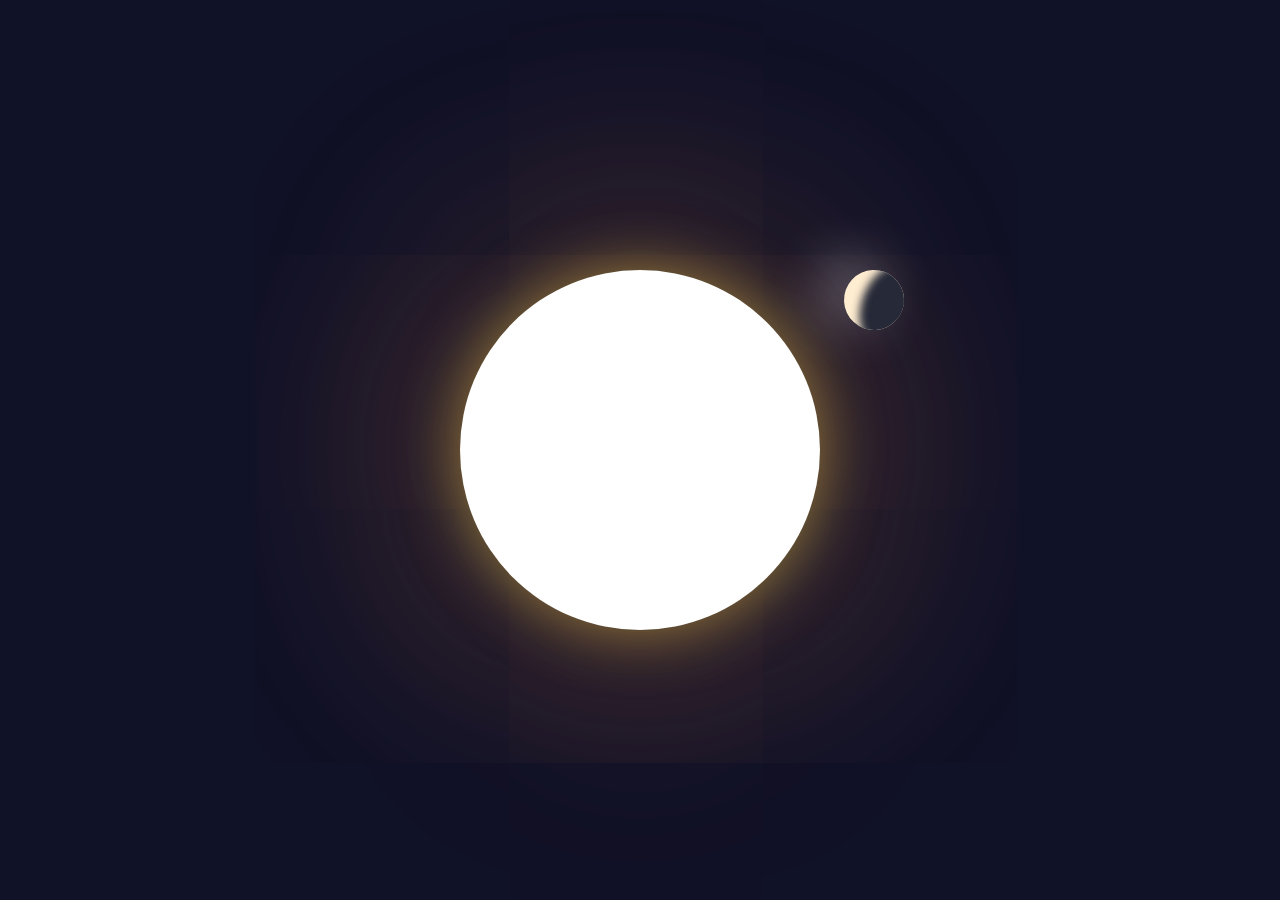
<file: index.html>
<!DOCTYPE html>
<html lang="en">
<head>
    <meta charset="UTF-8">
    <meta http-equiv="X-UA-Compatible" content="IE=edge">
    <meta name="viewport" content="width=device-width, initial-scale=1.0">
    <title>solarsystem</title>

    <link rel="stylesheet" href="main.css">
</head>
<body>
    <div class="planet">
        <div class="satellite"></div>
    </div>
</body>
</html>
</file>
<file: main.css>
body{
    background: #101227;
    height: 100vh;
    display: flex;
    justify-content: center;
    align-items: center;
    margin: 0;
    font-size: 12px;
}

.planet{
    width: 30em;
    height: 30em;
    background: white;
    border-radius: 50%;
    box-shadow: 
    0 0 5em 0 #fed84c80,
    0 0 20em 4em #e8a55233,
    0 0 55em 8em #ff4d4d1a;
    position: relative;
}

.satellite, .satellite::after{
    content: "";
    position: absolute;
    width: 5em;
    height: 5em;
    border-radius: 50%;
}

.satellite{
    background: #ffedd1;
    box-shadow: -2em 0 5em -1em white;
    overflow: hidden;
    transition: 250ms;
    left: 32em;
    transform: rotate(20deg);
    animation: round 5s infinite ease-in-out;
}

.satellite::after {
    background: #262938;
    width: 2.5em;
    left: 2.5em;
    box-shadow: 0 0 0.75em 0.95em #262938;
    animation: shadow 5s infinite ease-in-out;
}

@keyframes shadow{
    0%{
        width: 2.5em;
        left: 0;
    }

    25%{
        width: 5em;
        left: 0;
    }

    50%{
        width: 2.5em;
        left: 2.5em;
    }

    75%{
        width: 0em;
        left: 5em;
    }

    80%{
        left: 0;
        box-shadow: 0 0 0.55em 0.75em #262938;
    }

    100%{
        width: 2.5em;
        left: 0;
    }
}

@keyframes round {
    0%,
    100%{
        top: 2em;
        left: -15em;
        box-shadow: -2em 0 5em 0.5em #c6836466;
        z-index: 2;
    }
    
    25%{
        box-shadow: 0 0 3em 1em #412104b5;
    }

    75%{
        box-shadow: 0 0 3em 1em black;
    }

    48%{
        z-index: 2;
    }

    50%{
        left: 40em;
        top: 20em;
        z-index: -1;
        box-shadow: 2em 0 5em 0.5em #845a4682;
    }

    99%{
        z-index:-1;
        
    }

}
</file>
